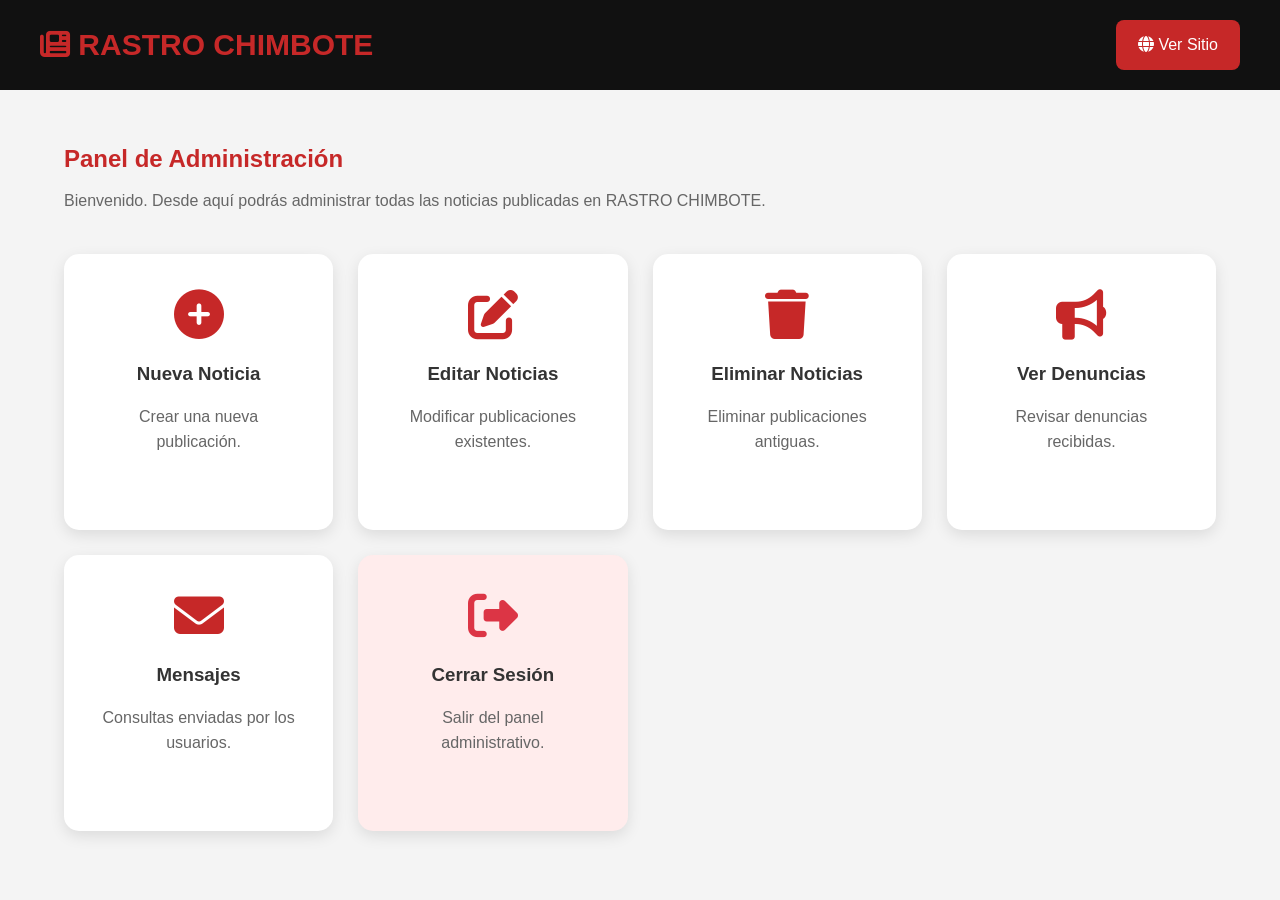
<file: admin/dashboard.html>
<!DOCTYPE html>
<html lang="es">
<head>
    <meta charset="UTF-8">
    <meta name="viewport" content="width=device-width, initial-scale=1.0">
    <title>Dashboard | RASTRO CHIMBOTE</title>

    <!-- Iconos -->
    <link rel="stylesheet"
          href="https://cdnjs.cloudflare.com/ajax/libs/font-awesome/6.5.2/css/all.min.css">

    <link rel="stylesheet" href="../css/styles.css">
</head>
<body>

<!-- Barra Superior -->

<header class="admin-header">

    <h1>
        <i class="fas fa-newspaper"></i>
        RASTRO CHIMBOTE
    </h1>

    <a href="../index.html" class="btn-sitio">
        <i class="fas fa-globe"></i>
        Ver Sitio
    </a>

</header>

<!-- Panel -->

<main class="dashboard-container">

    <h2>Panel de Administración</h2>

    <p>
        Bienvenido. Desde aquí podrás administrar todas las
        noticias publicadas en RASTRO CHIMBOTE.
    </p>

    <section class="dashboard-grid">

        <a href="nueva-noticia.html" class="dashboard-card">

            <i class="fas fa-plus-circle"></i>

            <h3>Nueva Noticia</h3>

            <p>
                Crear una nueva publicación.
            </p>

        </a>

        <a href="editar-noticia.html" class="dashboard-card">

            <i class="fas fa-pen-to-square"></i>

            <h3>Editar Noticias</h3>

            <p>
                Modificar publicaciones existentes.
            </p>

        </a>

        <a href="#" class="dashboard-card">

            <i class="fas fa-trash"></i>

            <h3>Eliminar Noticias</h3>

            <p>
                Eliminar publicaciones antiguas.
            </p>

        </a>

        <a href="../pages/denuncias.html" class="dashboard-card">

            <i class="fas fa-bullhorn"></i>

            <h3>Ver Denuncias</h3>

            <p>
                Revisar denuncias recibidas.
            </p>

        </a>

        <a href="../pages/contacto.html" class="dashboard-card">

            <i class="fas fa-envelope"></i>

            <h3>Mensajes</h3>

            <p>
                Consultas enviadas por los usuarios.
            </p>

        </a>

        <a href="login.html" class="dashboard-card salir">

            <i class="fas fa-right-from-bracket"></i>

            <h3>Cerrar Sesión</h3>

            <p>
                Salir del panel administrativo.
            </p>

        </a>

    </section>

</main>

<script src="../js/storage.js"></script>
<script src="../js/dashboard.js"></script>

</body>
</html>
</file>
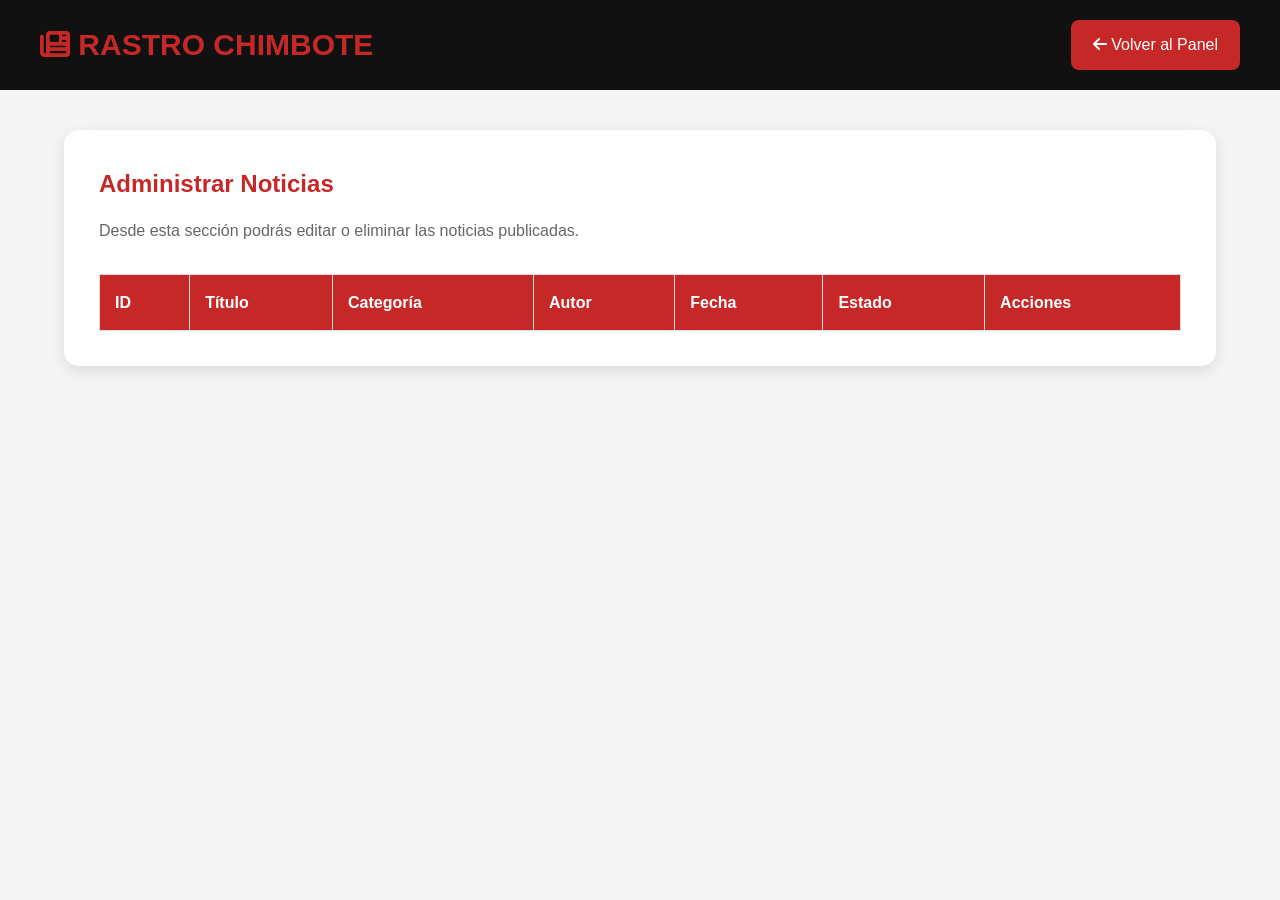
<file: admin/editar-noticia.html>
<!DOCTYPE html>
<html lang="es">
<head>
    <meta charset="UTF-8">
    <meta name="viewport" content="width=device-width, initial-scale=1.0">
    <title>Editar Noticias | RASTRO CHIMBOTE</title>

    <!-- Font Awesome -->
    <link rel="stylesheet"
          href="https://cdnjs.cloudflare.com/ajax/libs/font-awesome/6.5.2/css/all.min.css">

    <link rel="stylesheet" href="../css/styles.css">
</head>
<body>

<!-- HEADER -->

<header class="admin-header">
    <h1>
        <i class="fas fa-newspaper"></i>
        RASTRO CHIMBOTE
    </h1>

    <a href="dashboard.html" class="btn-sitio">
        <i class="fas fa-arrow-left"></i>
        Volver al Panel
    </a>

</header>

<!-- CONTENIDO -->

<main class="admin-container">

    <h2>Administrar Noticias</h2>

    <p>
        Desde esta sección podrás editar o eliminar
        las noticias publicadas.
    </p>

    <table class="tabla-admin">

        <thead>

        <tr>

            <th>ID</th>
            <th>Título</th>
            <th>Categoría</th>
            <th>Autor</th>
            <th>Fecha</th>
            <th>Estado</th>
            <th>Acciones</th>

        </tr>

        </thead>

        <tbody>

        <tr>

            <td>1</td>

            <td>
                Accidente de tránsito genera congestión
            </td>

            <td>Policiales</td>

            <td>Administrador</td>

            <td>29/06/2026</td>

            <td>

                        <span class="estado publicado">

                            Publicado

                        </span>

            </td>

            <td>

                <button class="btn-editar">

                    <i class="fas fa-pen"></i>

                </button>

                <button class="btn-eliminar">

                    <i class="fas fa-trash"></i>

                </button>

            </td>

        </tr>

        <tr>

            <td>2</td>

            <td>
                Feria tecnológica reúne estudiantes
            </td>

            <td>Universidad</td>

            <td>Administrador</td>

            <td>28/06/2026</td>

            <td>

                        <span class="estado publicado">

                            Publicado

                        </span>

            </td>

            <td>

                <button class="btn-editar">

                    <i class="fas fa-pen"></i>

                </button>

                <button class="btn-eliminar">

                    <i class="fas fa-trash"></i>

                </button>

            </td>

        </tr>

        <tr>

            <td>3</td>

            <td>
                Vecinos solicitan mejoras en pistas
            </td>

            <td>Vecinales</td>

            <td>Administrador</td>

            <td>27/06/2026</td>

            <td>

                        <span class="estado borrador">

                            Borrador

                        </span>

            </td>

            <td>

                <button class="btn-editar">

                    <i class="fas fa-pen"></i>

                </button>

                <button class="btn-eliminar">

                    <i class="fas fa-trash"></i>

                </button>

            </td>

        </tr>

        </tbody>

    </table>

</main>

<script src="../js/storage.js"></script>
<script src="../js/dashboard.js"></script>

</body>
</html>
</file>
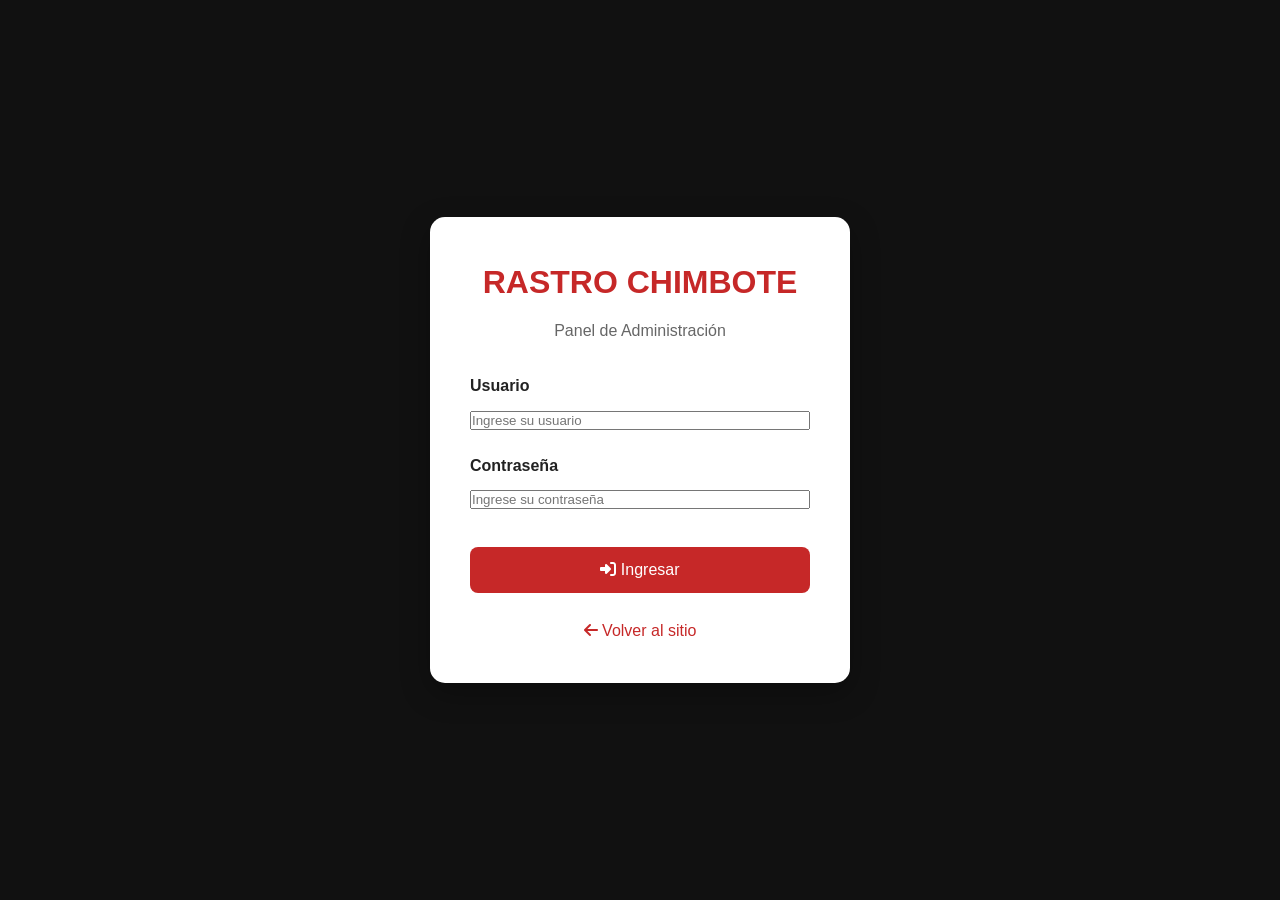
<file: admin/login.html>
<!DOCTYPE html>
<html lang="es">
<head>
    <meta charset="UTF-8">
    <meta name="viewport" content="width=device-width, initial-scale=1.0">
    <title>Administrador | RASTRO CHIMBOTE</title>

    <!-- Iconos -->
    <link rel="stylesheet"
          href="https://cdnjs.cloudflare.com/ajax/libs/font-awesome/6.5.2/css/all.min.css">

    <link rel="stylesheet" href="../css/styles.css">
</head>
<body>

<div class="login-container">

    <div class="login-box">

        <h1>RASTRO CHIMBOTE</h1>

        <p>Panel de Administración</p>

        <form>

            <div class="input-group">

                <label>Usuario</label>

                <input
                        type="text"
                        placeholder="Ingrese su usuario"
                        required>

            </div>

            <div class="input-group">

                <label>Contraseña</label>

                <input
                        type="password"
                        placeholder="Ingrese su contraseña"
                        required>

            </div>

            <button type="submit">

                <i class="fas fa-right-to-bracket"></i>
                Ingresar

            </button>

        </form>

        <a href="../index.html" class="volver">

            <i class="fas fa-arrow-left"></i>
            Volver al sitio

        </a>

    </div>

</div>

<script src="../js/app.js"></script>
<script src="../js/login.js"></script>
</body>
</html>
</file>
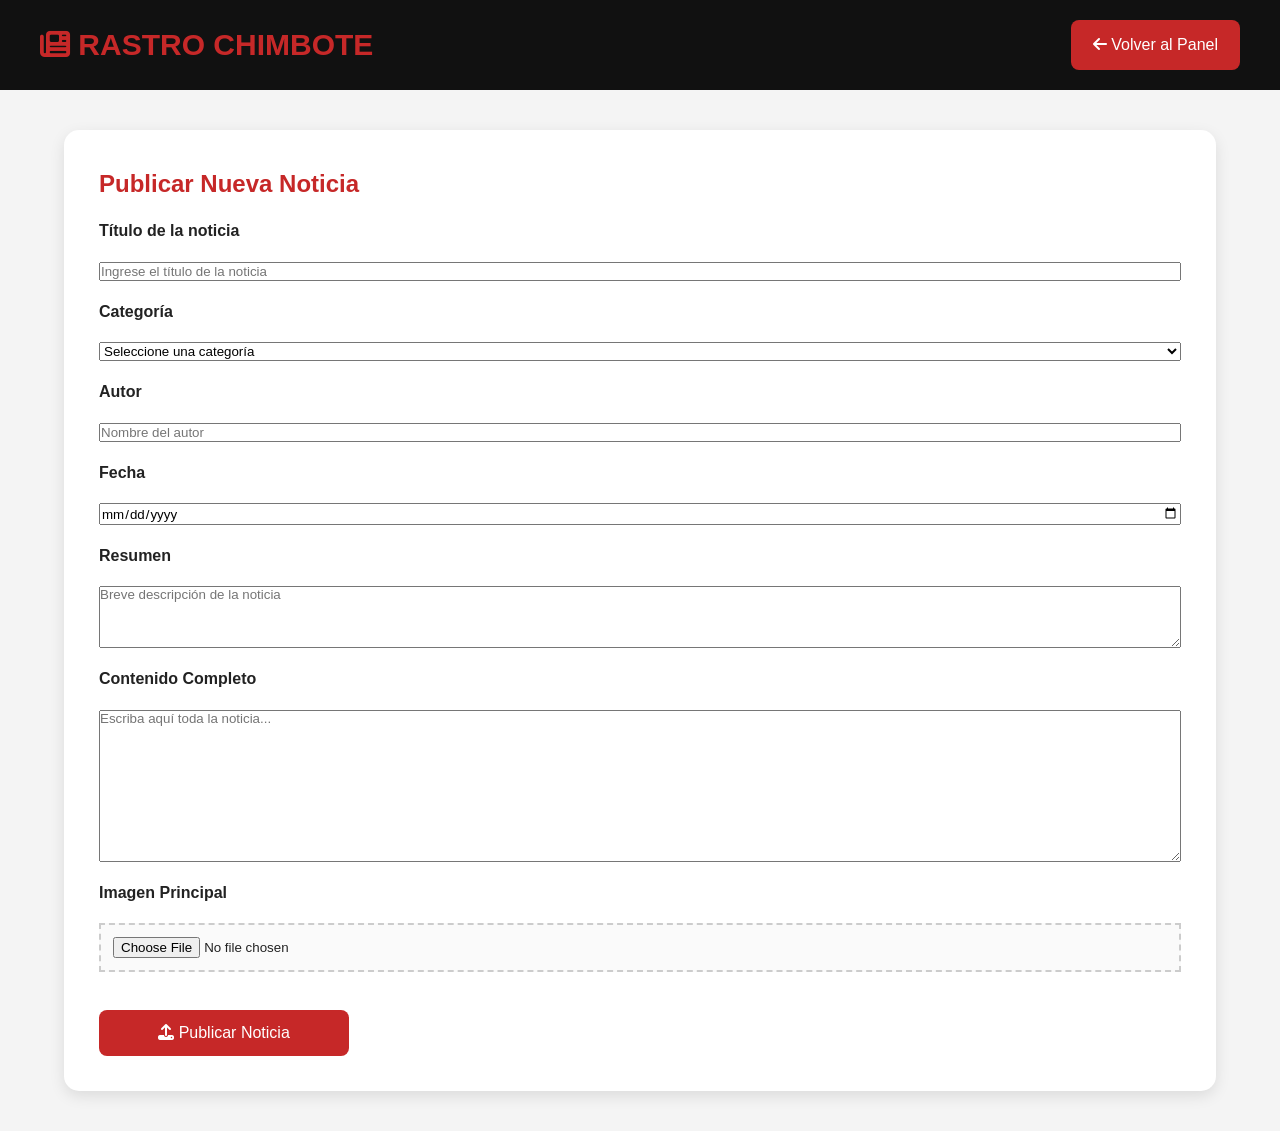
<file: admin/nueva-noticia.html>
<!DOCTYPE html>
<html lang="es">
<head>
    <meta charset="UTF-8">
    <meta name="viewport" content="width=device-width, initial-scale=1.0">
    <title>Nueva Noticia | RASTRO CHIMBOTE</title>

    <!-- Iconos -->
    <link rel="stylesheet"
          href="https://cdnjs.cloudflare.com/ajax/libs/font-awesome/6.5.2/css/all.min.css">

    <link rel="stylesheet" href="../css/styles.css">
</head>
<body>

<!-- HEADER -->

<header class="admin-header">

    <h1>
        <i class="fas fa-newspaper"></i>
        RASTRO CHIMBOTE
    </h1>

    <a href="dashboard.html" class="btn-sitio">
        <i class="fas fa-arrow-left"></i>
        Volver al Panel
    </a>

</header>


<!-- CONTENIDO -->

<main class="admin-container">

    <h2>Publicar Nueva Noticia</h2>

    <form class="admin-form">

        <label>Título de la noticia</label>

        <input
                type="text"
                placeholder="Ingrese el título de la noticia"
                required>

        <label>Categoría</label>

        <select required>

            <option value="">Seleccione una categoría</option>
            <option>Policiales</option>
            <option>Vecinales</option>
            <option>Universidad</option>
            <option>Denuncias</option>

        </select>

        <label>Autor</label>

        <input
                type="text"
                placeholder="Nombre del autor">

        <label>Fecha</label>

        <input type="date">

        <label>Resumen</label>

        <textarea
                rows="4"
                placeholder="Breve descripción de la noticia"></textarea>

        <label>Contenido Completo</label>

        <textarea
                rows="10"
                placeholder="Escriba aquí toda la noticia..."></textarea>

        <label>Imagen Principal</label>

        <input type="file">

        <button type="submit">

            <i class="fas fa-upload"></i>
            Publicar Noticia

        </button>

    </form>

</main>

<script src="../js/storage.js"></script>
<script src="../js/noticias.js"></script>
</body>
</html>
</file>
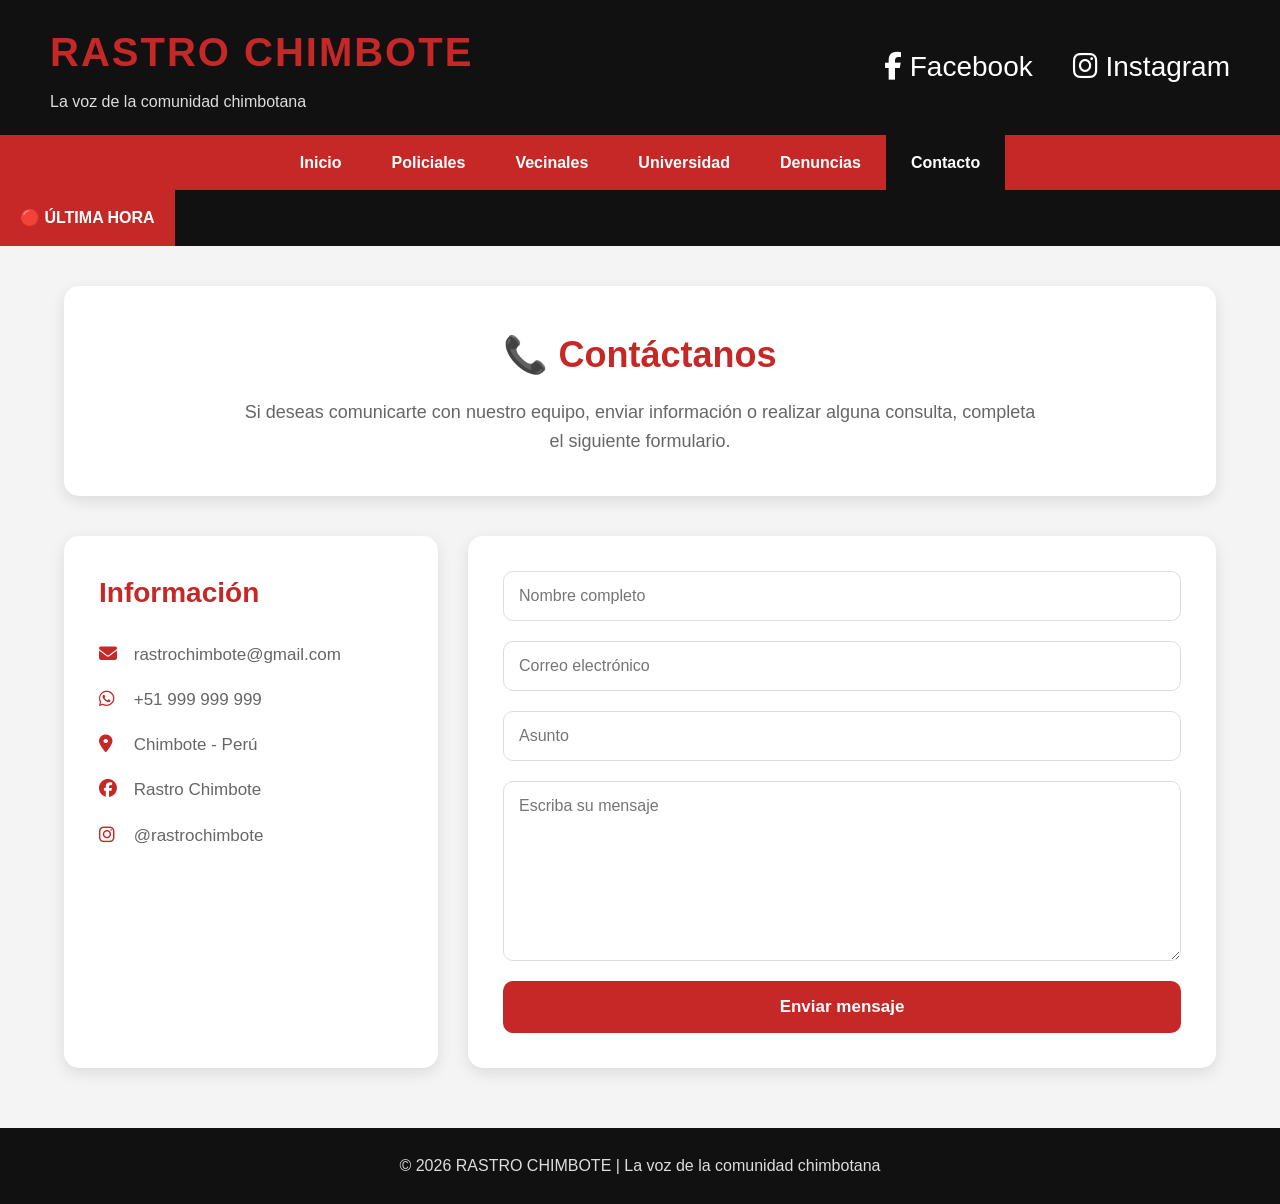
<file: pages/contacto.html>
<!DOCTYPE html>
<html lang="es">
<head>
    <meta charset="UTF-8">
    <meta name="viewport" content="width=device-width, initial-scale=1.0">
    <title>Contacto | RASTRO CHIMBOTE</title>

    <!-- Iconos -->
    <link rel="stylesheet"
          href="https://cdnjs.cloudflare.com/ajax/libs/font-awesome/6.5.2/css/all.min.css">

    <link rel="stylesheet" href="../css/styles.css">
</head>
<body>

<!-- HEADER -->

<header>

    <div class="logo">
        <h1>RASTRO CHIMBOTE</h1>
        <p>La voz de la comunidad chimbotana</p>
    </div>

    <div class="redes">

        <a href="https://www.facebook.com/share/1ARmYJN5ur/" target="_blank">
            <i class="fab fa-facebook-f"></i> Facebook
        </a>

        <a href="https://www.instagram.com/rastrochimbote?igsh=MWRueTl6OWdzYjF0aA==" target="_blank">
            <i class="fab fa-instagram"></i> Instagram
        </a>

    </div>

</header>

<!-- MENÚ -->

<nav>

    <ul>

        <li><a href="../index.html">Inicio</a></li>

        <li><a href="policiales.html">Policiales</a></li>

        <li><a href="vecinales.html">Vecinales</a></li>

        <li><a href="universidad.html">Universidad</a></li>

        <li><a href="denuncias.html">Denuncias</a></li>

        <li><a href="contacto.html" class="activo">Contacto</a></li>

    </ul>

</nav>

<!-- ÚLTIMA HORA -->

<section class="ultima-hora">

    <div class="titulo-ultima">
        🔴 ÚLTIMA HORA
    </div>

    <div class="contenedor-marquee">

        <div class="marquee">

            ¿Tienes una noticia? •
            ¿Quieres anunciar con nosotros? •
            Contáctanos mediante el siguiente formulario •

        </div>

    </div>

</section>

<!-- CABECERA -->

<section class="cabecera-pagina">

    <h1>📞 Contáctanos</h1>

    <p>

        Si deseas comunicarte con nuestro equipo,
        enviar información o realizar alguna consulta,
        completa el siguiente formulario.

    </p>

</section>

<!-- CONTENIDO -->

<section class="contacto">

    <!-- Información -->

    <div class="info-contacto">

        <h2>Información</h2>

        <p>
            <i class="fas fa-envelope"></i>
            rastrochimbote@gmail.com
        </p>

        <p>
            <i class="fab fa-whatsapp"></i>
            +51 999 999 999
        </p>

        <p>
            <i class="fas fa-map-marker-alt"></i>
            Chimbote - Perú
        </p>

        <p>
            <i class="fab fa-facebook"></i>
            Rastro Chimbote
        </p>

        <p>
            <i class="fab fa-instagram"></i>
            @rastrochimbote
        </p>

    </div>

    <!-- Formulario -->

    <div class="formulario-contacto">

        <form>

            <input
                    type="text"
                    placeholder="Nombre completo">

            <input
                    type="email"
                    placeholder="Correo electrónico">

            <input
                    type="text"
                    placeholder="Asunto">

            <textarea
                    rows="6"
                    placeholder="Escriba su mensaje"></textarea>

            <button type="submit">

                Enviar mensaje

            </button>

        </form>

    </div>

</section>

<!-- FOOTER -->

<footer>

    <p>

        © 2026 RASTRO CHIMBOTE |
        La voz de la comunidad chimbotana

    </p>

</footer>

<script src="../js/app.js"></script>

</body>
</html>
</file>
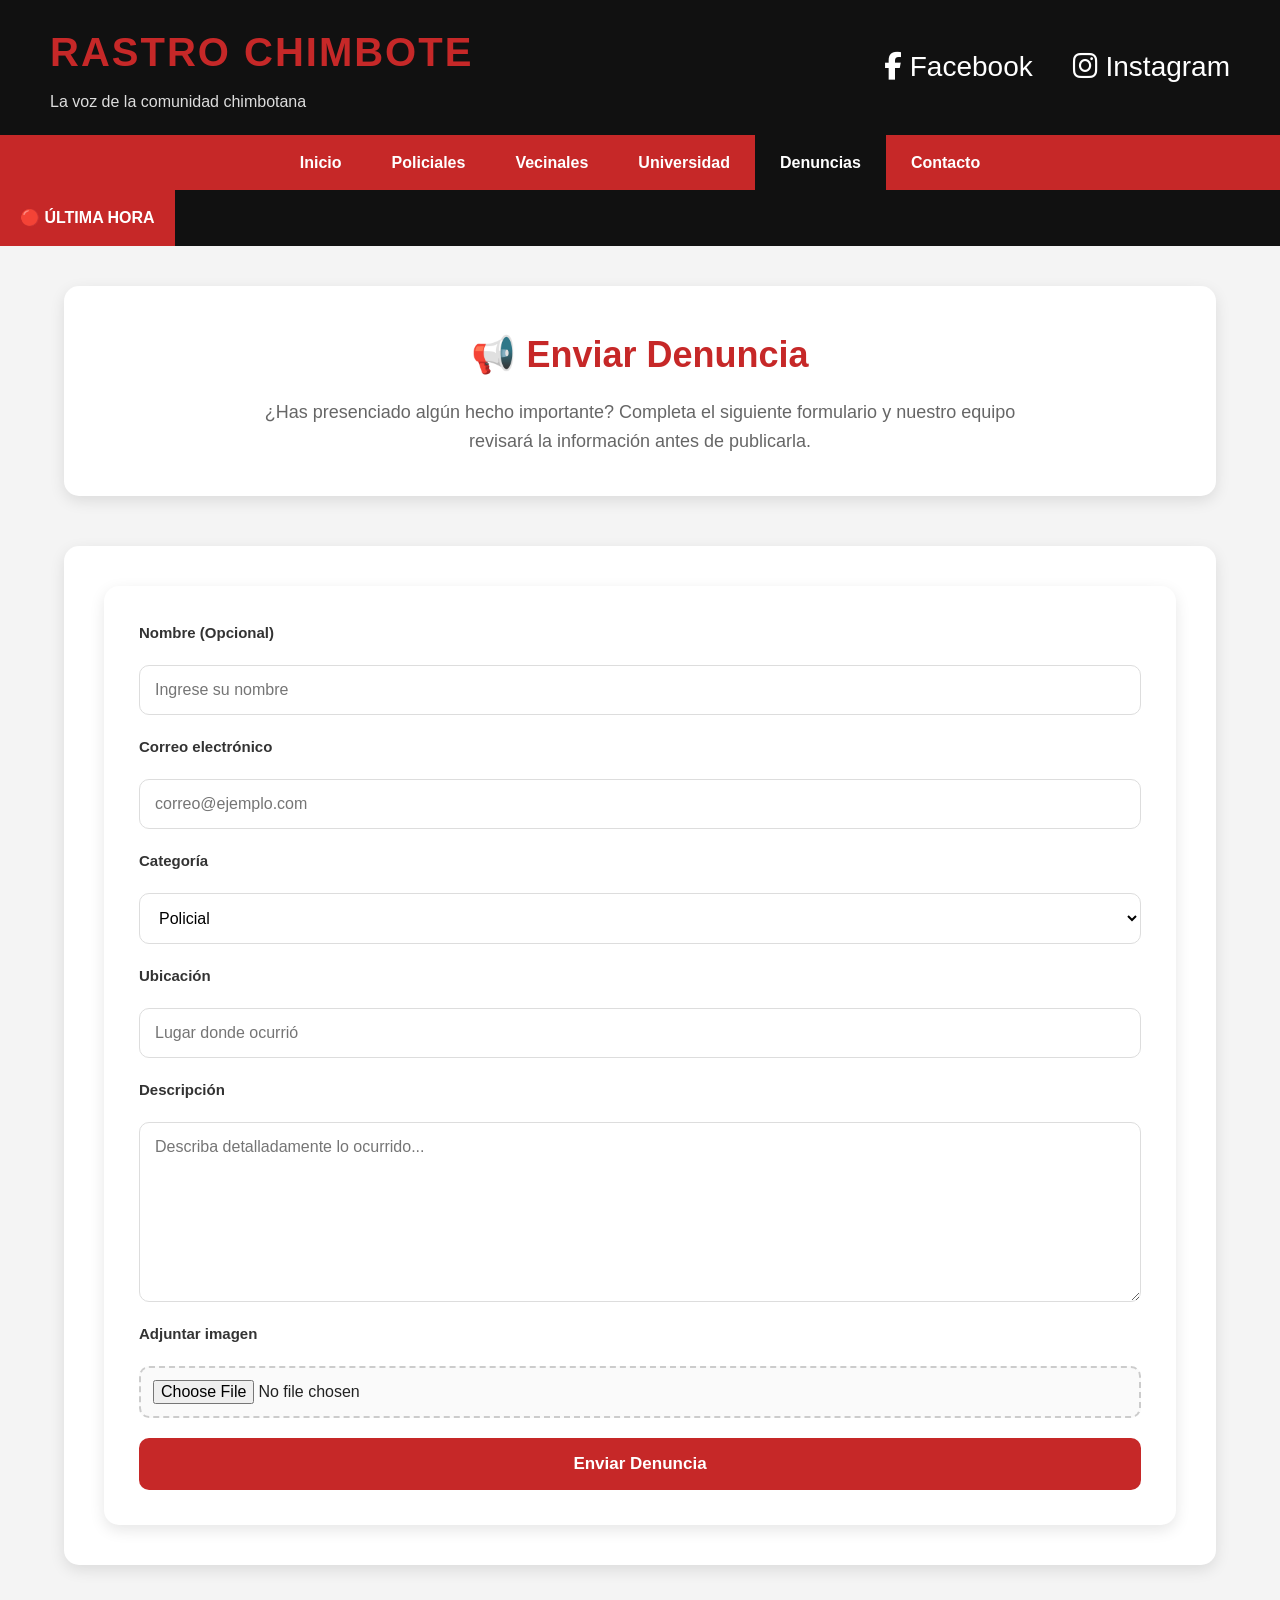
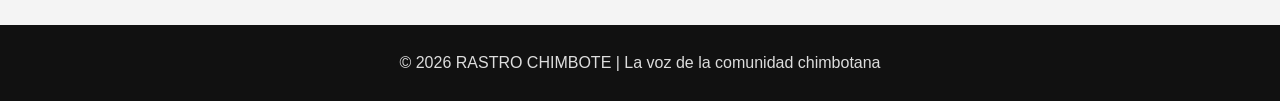
<file: pages/denuncias.html>
<!DOCTYPE html>
<html lang="es">
<head>
    <meta charset="UTF-8">
    <meta name="viewport" content="width=device-width, initial-scale=1.0">
    <title>Denuncias | RASTRO CHIMBOTE</title>

    <!-- Iconos -->
    <link rel="stylesheet"
          href="https://cdnjs.cloudflare.com/ajax/libs/font-awesome/6.5.2/css/all.min.css">

    <link rel="stylesheet" href="../css/styles.css">
</head>
<body>

<!-- HEADER -->

<header>

    <div class="logo">
        <h1>RASTRO CHIMBOTE</h1>
        <p>La voz de la comunidad chimbotana</p>
    </div>

    <div class="redes">

        <a href="https://www.facebook.com/share/1ARmYJN5ur/" target="_blank">
            <i class="fab fa-facebook-f"></i> Facebook
        </a>

        <a href="https://www.instagram.com/rastrochimbote?igsh=MWRueTl6OWdzYjF0aA==" target="_blank">
            <i class="fab fa-instagram"></i> Instagram
        </a>

    </div>

</header>

<!-- MENÚ -->

<nav>

    <ul>

        <li><a href="../index.html">Inicio</a></li>

        <li><a href="policiales.html">Policiales</a></li>

        <li><a href="vecinales.html">Vecinales</a></li>

        <li><a href="universidad.html">Universidad</a></li>

        <li><a href="denuncias.html" class="activo">Denuncias</a></li>

        <li><a href="contacto.html">Contacto</a></li>

    </ul>

</nav>

<!-- ÚLTIMA HORA -->

<section class="ultima-hora">

    <div class="titulo-ultima">
        🔴 ÚLTIMA HORA
    </div>

    <div class="contenedor-marquee">

        <div class="marquee">

            Tu denuncia puede ayudar a informar a toda la comunidad •
            Envíanos fotografías o videos de los hechos •
            Tu identidad será tratada con confidencialidad •

        </div>

    </div>

</section>

<!-- CABECERA -->

<section class="cabecera-pagina">

    <h1>📢 Enviar Denuncia</h1>

    <p>

        ¿Has presenciado algún hecho importante?
        Completa el siguiente formulario y nuestro equipo
        revisará la información antes de publicarla.

    </p>

</section>

<!-- FORMULARIO -->

<section class="seccion">

    <form class="form-denuncia">

        <label>Nombre (Opcional)</label>
        <input type="text" placeholder="Ingrese su nombre">

        <label>Correo electrónico</label>
        <input type="email" placeholder="correo@ejemplo.com">

        <label>Categoría</label>

        <select>

            <option>Policial</option>
            <option>Vecinal</option>
            <option>Universidad</option>
            <option>Otro</option>

        </select>

        <label>Ubicación</label>
        <input type="text" placeholder="Lugar donde ocurrió">

        <label>Descripción</label>

        <textarea rows="6"
                  placeholder="Describa detalladamente lo ocurrido..."></textarea>

        <label>Adjuntar imagen</label>

        <input type="file">

        <button type="submit">

            Enviar Denuncia

        </button>

    </form>

</section>

<!-- FOOTER -->

<footer>

    <p>

        © 2026 RASTRO CHIMBOTE |
        La voz de la comunidad chimbotana

    </p>

</footer>

<script src="../js/app.js"></script>

</body>
</html>
</file>
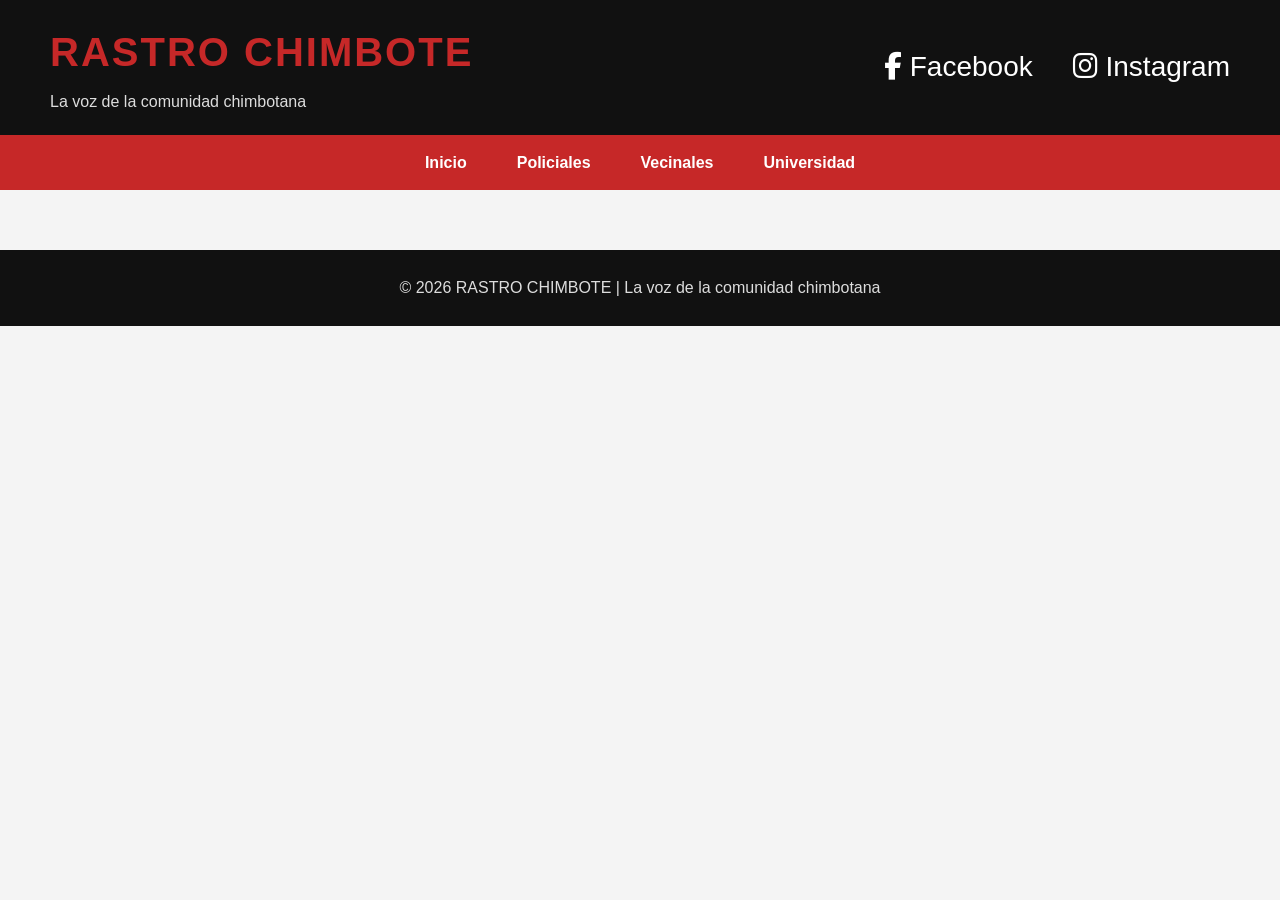
<file: pages/noticia.html>
<!DOCTYPE html>
<html lang="es">

<head>

    <meta charset="UTF-8">
    <meta name="viewport"
          content="width=device-width, initial-scale=1.0">

    <title>Noticia | RASTRO CHIMBOTE</title>

    <!-- Iconos -->
    <link rel="stylesheet"
          href="https://cdnjs.cloudflare.com/ajax/libs/font-awesome/6.5.2/css/all.min.css">

    <!-- CSS -->
    <link rel="stylesheet"
          href="../css/styles.css">

</head>

<body>

<!-- HEADER -->

<header>

    <div class="logo">

        <h1>RASTRO CHIMBOTE</h1>

        <p>
            La voz de la comunidad chimbotana
        </p>

    </div>

    <div class="redes">

        <a href="#">
            <i class="fab fa-facebook-f"></i>
            Facebook
        </a>

        <a href="#">
            <i class="fab fa-instagram"></i>
            Instagram
        </a>

    </div>

</header>

<!-- MENU -->

<nav>

    <ul>

        <li>
            <a href="../index.html">
                Inicio
            </a>
        </li>

        <li>
            <a href="policiales.html">
                Policiales
            </a>
        </li>

        <li>
            <a href="vecinales.html">
                Vecinales
            </a>
        </li>

        <li>
            <a href="universidad.html">
                Universidad
            </a>
        </li>

    </ul>

</nav>

<!-- CONTENEDOR DE LA NOTICIA -->

<section class="detalle">

    <!--
        Aquí detalle.js
        insertará la noticia
        automáticamente
    -->

</section>

<!-- FOOTER -->

<footer>

    <p>

        © 2026 RASTRO CHIMBOTE |
        La voz de la comunidad chimbotana

    </p>

</footer>

<!-- JAVASCRIPT -->

<script src="../js/storage.js"></script>
<script src="../js/detalle.js"></script>

</body>

</html>
</file>
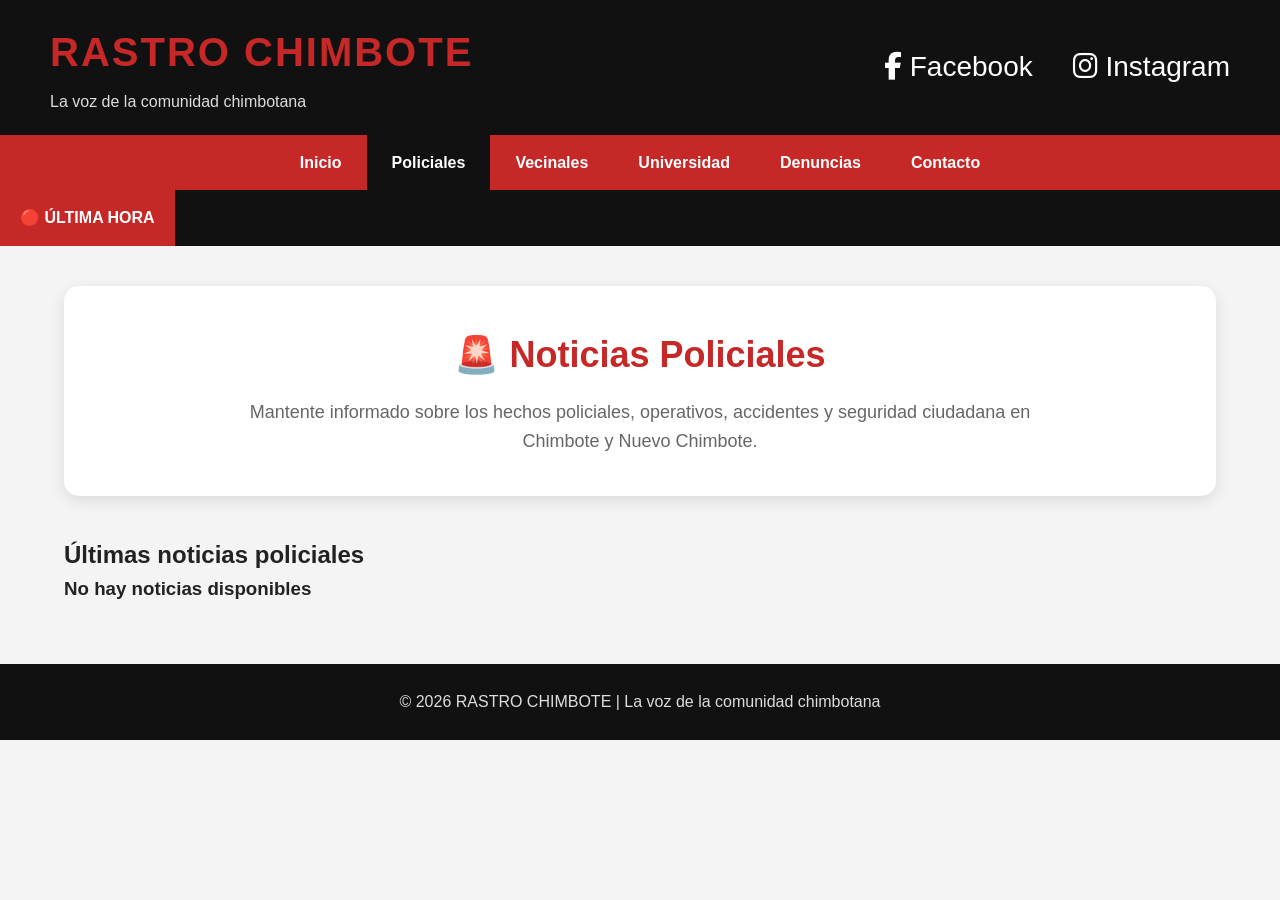
<file: pages/policiales.html>
<!DOCTYPE html>
<html lang="es">
<head>

    <meta charset="UTF-8">
    <meta name="viewport" content="width=device-width, initial-scale=1.0">
    <title>Policiales | RASTRO CHIMBOTE</title>

    <!-- Iconos -->
    <link rel="stylesheet"
          href="https://cdnjs.cloudflare.com/ajax/libs/font-awesome/6.5.2/css/all.min.css">

    <link rel="stylesheet" href="../css/styles.css">
</head>
<body data-categoria="Policiales">


<!-- ================= HEADER ================= -->

<header>

    <div class="logo">
        <h1>RASTRO CHIMBOTE</h1>
        <p>La voz de la comunidad chimbotana</p>
    </div>

    <div class="redes">

        <a href="https://www.facebook.com/share/1ARmYJN5ur/" target="_blank">
            <i class="fab fa-facebook-f"></i> Facebook
        </a>

        <a href="https://www.instagram.com/rastrochimbote?igsh=MWRueTl6OWdzYjF0aA==" target="_blank">
            <i class="fab fa-instagram"></i> Instagram
        </a>

    </div>

</header>

<!-- ================= MENÚ ================= -->

<nav>

    <ul>

        <li><a href="../index.html">Inicio</a></li>

        <li><a href="policiales.html" class="activo">Policiales</a></li>

        <li><a href="vecinales.html">Vecinales</a></li>

        <li><a href="universidad.html">Universidad</a></li>

        <li><a href="denuncias.html">Denuncias</a></li>

        <li><a href="contacto.html">Contacto</a></li>

    </ul>

</nav>

<!-- ================= ÚLTIMA HORA ================= -->

<section class="ultima-hora">

    <div class="titulo-ultima">
        🔴 ÚLTIMA HORA
    </div>

    <div class="contenedor-marquee">

        <div class="marquee">

            Capturan banda dedicada al robo de motocicletas •
            Serenazgo intensifica patrullaje en Nuevo Chimbote •
            Policía Nacional realiza operativo sorpresa •
            Vecinos reportan incremento de robos durante la noche •

        </div>

    </div>

</section>

<!-- ================= TÍTULO ================= -->

<section class="cabecera-pagina">

    <h1>🚨 Noticias Policiales</h1>

    <p>
        Mantente informado sobre los hechos policiales,
        operativos, accidentes y seguridad ciudadana
        en Chimbote y Nuevo Chimbote.
    </p>

</section>

<!-- ================= NOTICIAS ================= -->

<section class="contenedor-pagina">

    <h2 class="titulo-seccion">
        Últimas noticias policiales
    </h2>

    <div class="contenedor-noticias">

        <!-- categorias.js insertará aquí las noticias -->

    </div>

</section>

<!-- ================= FOOTER ================= -->

<footer>

    <p>

        © 2026 RASTRO CHIMBOTE |
        La voz de la comunidad chimbotana

    </p>

</footer>

<script src="../js/app.js"></script>
<script src="../js/storage.js"></script>
<script src="../js/categorias.js"></script>
<script src="../js/ultimaHora.js"></script>

</body>
</html>
</file>
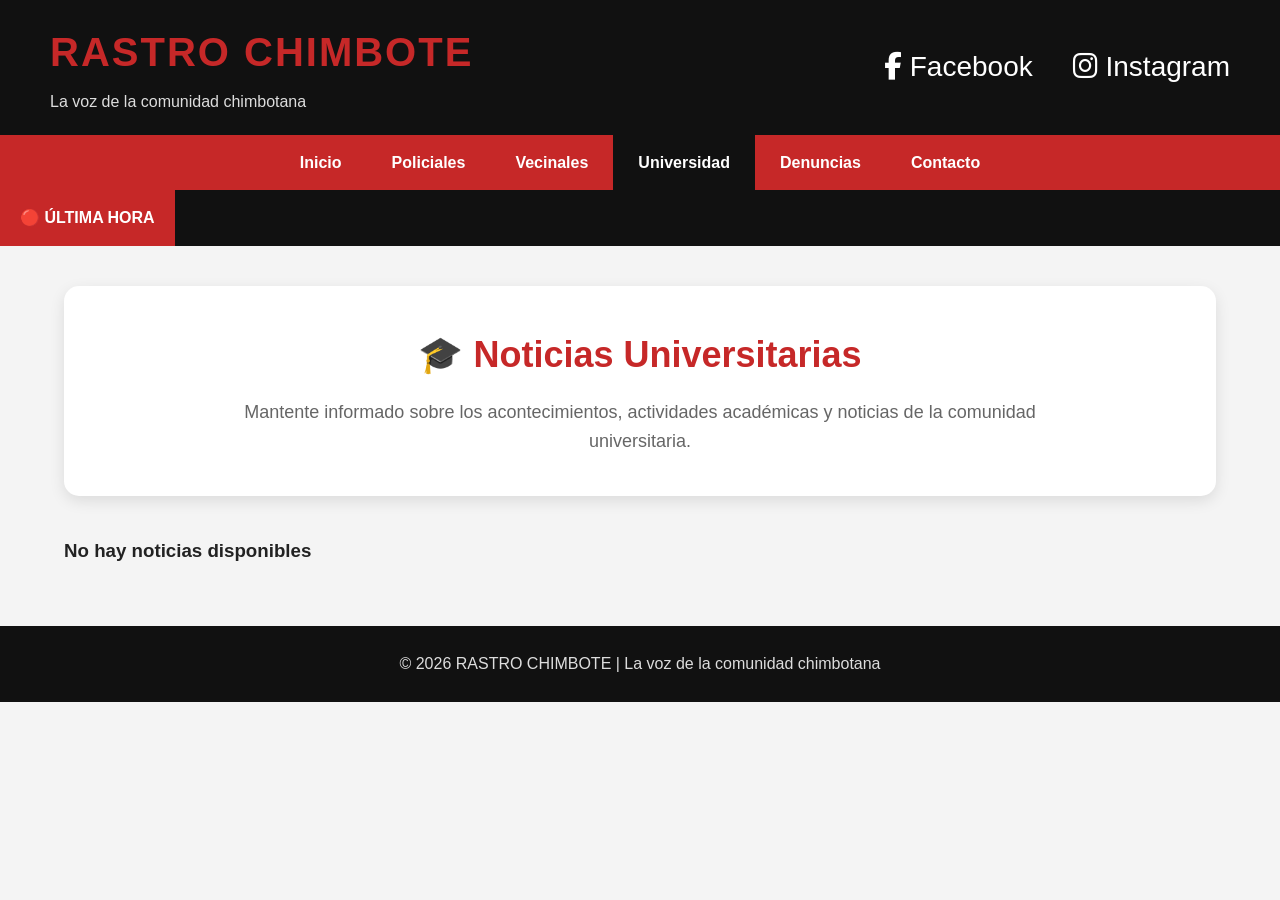
<file: pages/universidad.html>
<!DOCTYPE html>
<html lang="es">

<head>
    <meta charset="UTF-8">
    <meta name="viewport" content="width=device-width, initial-scale=1.0">
    <title>Universidad | RASTRO CHIMBOTE</title>

    <!-- Iconos -->
    <link rel="stylesheet"
          href="https://cdnjs.cloudflare.com/ajax/libs/font-awesome/6.5.2/css/all.min.css">

    <link rel="stylesheet" href="../css/styles.css">
</head>

<body data-categoria="Universidad">

<!-- HEADER -->

<header>

    <div class="logo">
        <h1>RASTRO CHIMBOTE</h1>
        <p>La voz de la comunidad chimbotana</p>
    </div>

    <div class="redes">

        <a href="https://www.facebook.com/share/1ARmYJN5ur/" target="_blank">
            <i class="fab fa-facebook-f"></i>
            Facebook
        </a>

        <a href="https://www.instagram.com/rastrochimbote?igsh=MWRueTl6OWdzYjF0aA==" target="_blank">
            <i class="fab fa-instagram"></i>
            Instagram
        </a>

    </div>

</header>

<!-- MENÚ -->

<nav>

    <ul>

        <li><a href="../index.html">Inicio</a></li>

        <li><a href="policiales.html">Policiales</a></li>

        <li><a href="vecinales.html">Vecinales</a></li>

        <li><a href="universidad.html" class="activo">Universidad</a></li>

        <li><a href="denuncias.html">Denuncias</a></li>

        <li><a href="contacto.html">Contacto</a></li>

    </ul>

</nav>

<!-- ÚLTIMA HORA -->

<section class="ultima-hora">

    <div class="titulo-ultima">
        🔴 ÚLTIMA HORA
    </div>

    <div class="contenedor-marquee">

        <div class="marquee">
            La UNS amplía vacantes para el comedor universitario •
            Se anuncian nuevas becas estudiantiles •
            Estudiantes participan en actividades académicas •
        </div>

    </div>

</section>

<!-- CABECERA -->

<section class="cabecera-pagina">

    <h1>🎓 Noticias Universitarias</h1>

    <p>
        Mantente informado sobre los acontecimientos,
        actividades académicas y noticias de la
        comunidad universitaria.
    </p>

</section>

<!-- CONTENEDOR DE NOTICIAS -->

<section class="contenedor-pagina">

    <div class="contenedor-noticias">

        <!-- categorias.js insertará las noticias -->

    </div>

</section>

<!-- FOOTER -->

<footer>

    <p>
        © 2026 RASTRO CHIMBOTE |
        La voz de la comunidad chimbotana
    </p>

</footer>

<script src="../js/storage.js"></script>
<script src="../js/app.js"></script>
<script src="../js/categorias.js"></script>

</body>
</html>
</file>
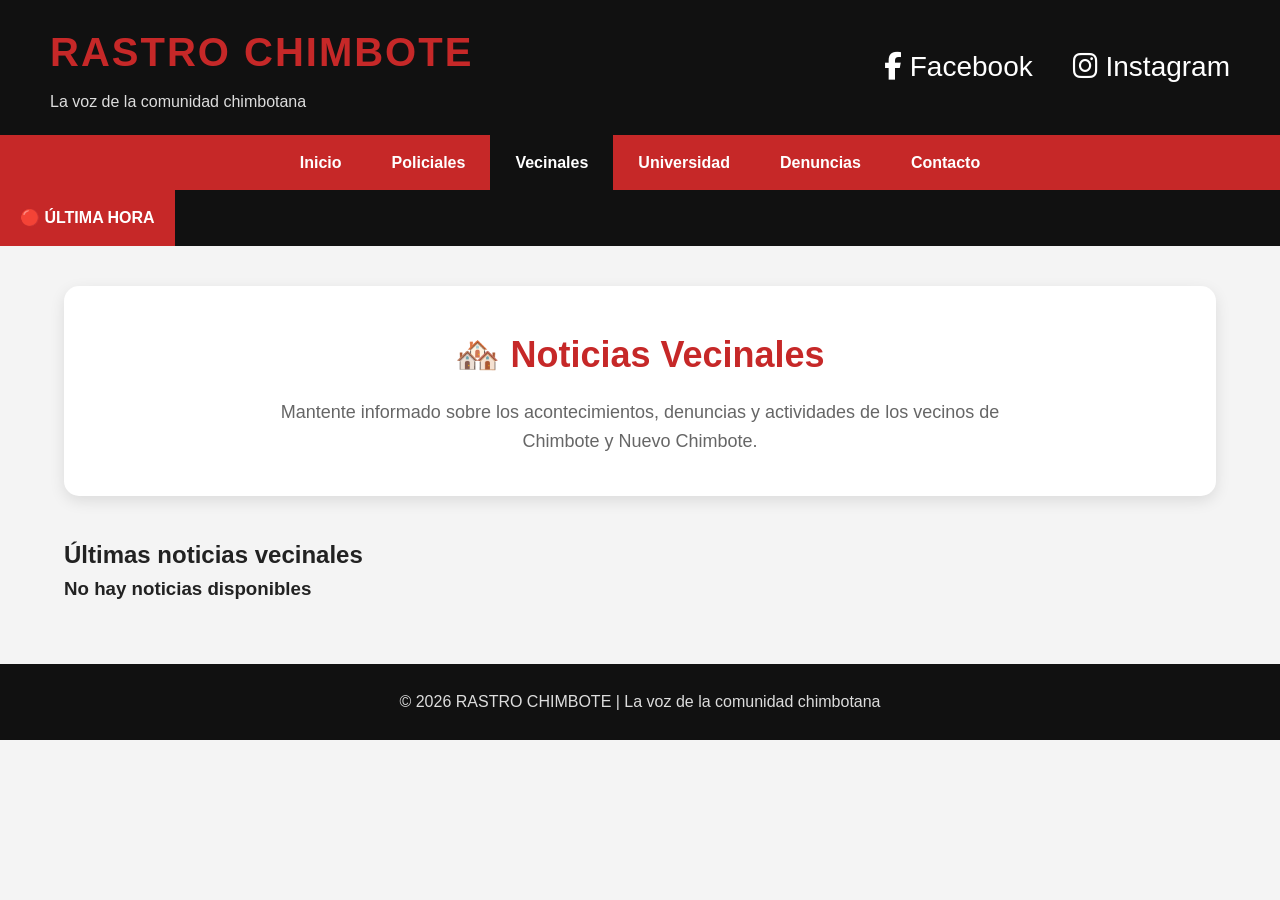
<file: pages/vecinales.html>
<!DOCTYPE html>
<html lang="es">
<head>
    <meta charset="UTF-8">
    <meta name="viewport" content="width=device-width, initial-scale=1.0">
    <title>Vecinales | RASTRO CHIMBOTE</title>

    <!-- Iconos -->
    <link rel="stylesheet"
          href="https://cdnjs.cloudflare.com/ajax/libs/font-awesome/6.5.2/css/all.min.css">

    <link rel="stylesheet" href="../css/styles.css">
</head>
<body data-categoria="Vecinales">

<!-- HEADER -->
<header>

    <div class="logo">
        <h1>RASTRO CHIMBOTE</h1>
        <p>La voz de la comunidad chimbotana</p>
    </div>

    <div class="redes">
        <a href="https://www.facebook.com/share/1ARmYJN5ur/" target="_blank">
            <i class="fab fa-facebook-f"></i> Facebook
        </a>

        <a href="https://www.instagram.com/rastrochimbote?igsh=MWRueTl6OWdzYjF0aA==" target="_blank">
            <i class="fab fa-instagram"></i> Instagram
        </a>
    </div>

</header>

<!-- MENÚ -->
<nav>

    <ul>

        <li><a href="../index.html">Inicio</a></li>

        <li><a href="policiales.html">Policiales</a></li>

        <li><a href="vecinales.html" class="activo">Vecinales</a></li>

        <li><a href="universidad.html">Universidad</a></li>

        <li><a href="denuncias.html">Denuncias</a></li>

        <li><a href="contacto.html">Contacto</a></li>

    </ul>

</nav>

<!-- ÚLTIMA HORA -->
<section class="ultima-hora">

    <div class="titulo-ultima">
        🔴 ÚLTIMA HORA
    </div>

    <div class="contenedor-marquee">

        <div class="marquee">

            Vecinos solicitan mejoras en parques •
            Municipalidad inicia campaña de limpieza •
            Reportan calles sin alumbrado público •
            Junta vecinal organiza jornada de seguridad •

        </div>

    </div>

</section>

<!-- TÍTULO -->
<section class="cabecera-pagina">

    <h1>🏘️ Noticias Vecinales</h1>

    <p>
        Mantente informado sobre los acontecimientos,
        denuncias y actividades de los vecinos
        de Chimbote y Nuevo Chimbote.
    </p>

</section>

<!-- NOTICIAS -->

<!-- ================= NOTICIAS ================= -->

<section class="contenedor-pagina">

    <h2 class="titulo-seccion">
        Últimas noticias vecinales
    </h2>

    <div class="contenedor-noticias">

        <!-- categorias.js insertará aquí las noticias -->

    </div>

</section>

<!-- FOOTER -->

<footer>

    <p>
        © 2026 RASTRO CHIMBOTE | La voz de la comunidad chimbotana
    </p>

</footer>

<script src="../js/app.js"></script>
<script src="../js/storage.js"></script>
<script src="../js/categorias.js"></script>
<script src="../js/ultimaHora.js"></script>


</body>
</html>
</file>
<file: css/styles.css>
@import url("variables.css");
@import url("general.css");
@import url("inicio.css");
@import url("paginas.css");
@import url("formularios.css");
@import url("admin.css");
@import url("responsive.css");

*{
    margin:0;
    padding:0;
    box-sizing:border-box;
    font-family:Arial, Helvetica, sans-serif;
}

body{
    background:#f4f4f4;
}

/* HEADER */
header{
    background:#111;
    color:white;
    padding:20px 50px;
    display:flex;
    justify-content:space-between;
    align-items:center;
}

.logo h1{
    color:#c62828;
    font-size:40px;
}

.logo p{
    color:#ddd;
}

.redes a{
    color:white;
    margin-left:20px;
    font-size:28px;
    text-decoration:none;
}

/* MENÚ */
nav{
    background:#c62828;
}

nav ul{
    list-style:none;
    display:flex;
    justify-content:center;
}

nav ul li a{
    color:white;
    text-decoration:none;
    display:block;
    padding:15px 25px;
    transition:0.3s;
}

nav ul li a:hover{
    background:#8e0000;
}

/* NOTICIA PRINCIPAL */
.principal h2{
    color:#c62828;
    margin-bottom:15px;
}


/* NOTICIA PRINCIPAL */

.principal{
    width:90%;
    margin:40px auto;
}

.noticia-principal{
    background:white;
    border-radius:15px;
    overflow:hidden;
    box-shadow:0 5px 15px rgba(0,0,0,.1);
}

.principal{
    width:80%;
    margin:40px auto;
    background:white;
    padding:40px;
    border-radius:10px;
    box-shadow:0px 2px 10px rgba(0,0,0,.1);
}

.noticia-principal img{
    width:100%;
    height:450px;
    object-fit:cover;
}

.contenido-principal{
    padding:30px;
}

.categoria{
    background:#c62828;
    color:white;
    padding:8px 15px;
    border-radius:20px;
    font-size:14px;
}

.contenido-principal h2{
    margin-top:20px;
    margin-bottom:15px;
    font-size:35px;
}

.contenido-principal p{
    color:#666;
    line-height:1.6;
}


/* TARJETAS DE NOTICIAS */

.noticias{
    width:90%;
    margin:40px auto;
    display:grid;
    grid-template-columns:repeat(3,1fr);
    gap:30px;
}

.card{
    background:white;
    border-radius:15px;
    overflow:hidden;
    box-shadow:0 5px 15px rgba(0,0,0,.1);
    transition:0.3s;
}

.card:hover{
    transform:translateY(-8px);
}

.card img{
    width:100%;
    height:220px;
    object-fit:cover;
}

.card h3{
    padding:15px;
}

.card p{
    padding:0 15px 15px;
    color:#666;
}

.etiqueta{
    display:inline-block;
    background:#c62828;
    color:white;
    margin:15px;
    padding:8px 12px;
    border-radius:20px;
    font-size:14px;
}

.card a{
    display:inline-block;
    margin:0 15px 20px;
    color:#c62828;
    text-decoration:none;
    font-weight:bold;
}

/*APARTADO PARA LA ADAPCION PARA CELULARES*/
@media(max-width:900px){

    .noticias{
        grid-template-columns:1fr;
    }

    nav ul{
        flex-direction:column;
    }

    header{
        flex-direction:column;
        text-align:center;
        gap:20px;
    }
}

/* BARRA ÚLTIMA HORA */

.ultima-hora{
    background:#111;
    color:white;
    display:flex;
    align-items:center;
    overflow:hidden;
}

.titulo-ultima{
    background:#c62828;
    padding:15px 20px;
    font-weight:bold;
    white-space:nowrap;
}

.contenedor-marquee{
    flex:1;
    overflow:hidden;
}

.marquee{
    display:inline-block;
    white-space:nowrap;
    padding-left:100%;
    animation:mover 25s linear infinite;
}

@keyframes mover{
    from{
        transform:translateX(0);
    }
    to{
        transform:translateX(-100%);
    }
}

.seccion{
    width: 90%;
    margin: 50px auto;
    background: white;
    padding: 40px;
    border-radius: 15px;
    box-shadow: 0 5px 15px rgba(0,0,0,.1);
}

.seccion h2{
    color: #c62828;
    margin-bottom: 15px;
}

html{
    scroll-behavior: smooth;
}
</file>
